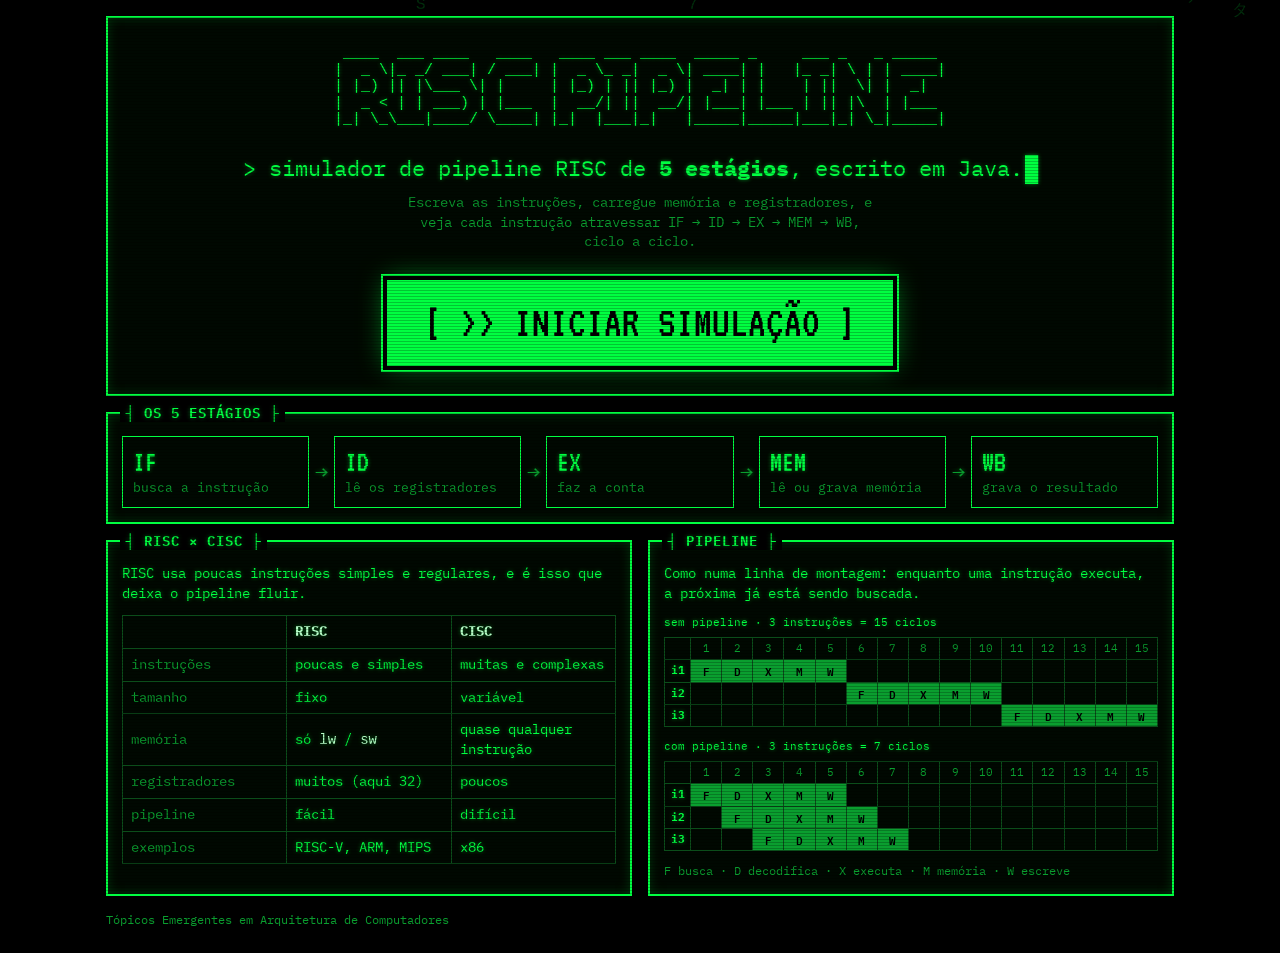
<file: docs/index.html>
<!doctype html>
<html lang="pt-BR">
<head>
<meta charset="utf-8">
<meta name="viewport" content="width=device-width, initial-scale=1">
<title>Simulador Pipeline RISC</title>
<meta name="description" content="Simulador de pipeline RISC de 5 estágios (IF, ID, EX, MEM, WB) escrito em Java, rodando na web.">
<link rel="preconnect" href="https://fonts.googleapis.com">
<link rel="preconnect" href="https://fonts.gstatic.com" crossorigin>
<link href="https://fonts.googleapis.com/css2?family=IBM+Plex+Mono:wght@400;600&family=VT323&display=swap" rel="stylesheet">
<link rel="stylesheet" href="style.css">
</head>
<body class="landing">
<canvas id="rain" aria-hidden="true"></canvas>

<main class="wrap">
  <section class="box hero">
<pre class="ascii" aria-label="RISC PIPELINE">
 ____  ___ ____   ____   ____ ___ ____  _____ _     ___ _   _ _____
|  _ \|_ _/ ___| / ___| |  _ \_ _|  _ \| ____| |   |_ _| \ | | ____|
| |_) || |\___ \| |     | |_) | || |_) |  _| | |    | ||  \| |  _|
|  _ < | | ___) | |___  |  __/| ||  __/| |___| |___ | || |\  | |___
|_| \_\___|____/ \____| |_|  |___|_|   |_____|_____|___|_| \_|_____|
</pre>
    <p class="lead">&gt; simulador de pipeline RISC de <strong>5 estágios</strong>, escrito em Java.<span class="cursor"></span></p>
    <p class="sub">Escreva as instruções, carregue memória e registradores, e veja cada instrução
      atravessar IF → ID → EX → MEM → WB, ciclo a ciclo.</p>
    <a class="btn cta" href="simulador.html">[ &gt;&gt; INICIAR SIMULAÇÃO ]</a>
  </section>

  <section class="box">
    <div class="box-title">┤ OS 5 ESTÁGIOS ├</div>
    <div class="flow">
      <div class="fstage"><b>IF</b><small>busca a instrução</small></div>
      <div class="arrow" aria-hidden="true">→</div>
      <div class="fstage"><b>ID</b><small>lê os registradores</small></div>
      <div class="arrow" aria-hidden="true">→</div>
      <div class="fstage"><b>EX</b><small>faz a conta</small></div>
      <div class="arrow" aria-hidden="true">→</div>
      <div class="fstage"><b>MEM</b><small>lê ou grava memória</small></div>
      <div class="arrow" aria-hidden="true">→</div>
      <div class="fstage"><b>WB</b><small>grava o resultado</small></div>
    </div>
  </section>

  <section class="grid-two">
    <div class="box">
      <div class="box-title">┤ RISC × CISC ├</div>
      <p class="intro">RISC usa poucas instruções simples e regulares, e é isso que deixa o pipeline fluir.</p>
      <table class="cmp">
        <thead><tr><th></th><th>RISC</th><th>CISC</th></tr></thead>
        <tbody>
          <tr><th>instruções</th><td>poucas e simples</td><td>muitas e complexas</td></tr>
          <tr><th>tamanho</th><td>fixo</td><td>variável</td></tr>
          <tr><th>memória</th><td>só <code>lw</code> / <code>sw</code></td><td>quase qualquer instrução</td></tr>
          <tr><th>registradores</th><td>muitos (aqui 32)</td><td>poucos</td></tr>
          <tr><th>pipeline</th><td>fácil</td><td>difícil</td></tr>
          <tr><th>exemplos</th><td>RISC-V, ARM, MIPS</td><td>x86</td></tr>
        </tbody>
      </table>
    </div>
    <div class="box">
      <div class="box-title">┤ PIPELINE ├</div>
      <p class="intro">Como numa linha de montagem: enquanto uma instrução executa, a próxima já está sendo buscada.</p>
        <table class="mini">
          <caption>sem pipeline · 3 instruções = 15 ciclos</caption>
          <tr><th></th><th>1</th><th>2</th><th>3</th><th>4</th><th>5</th><th>6</th><th>7</th><th>8</th><th>9</th><th>10</th><th>11</th><th>12</th><th>13</th><th>14</th><th>15</th></tr>
          <tr><th>i1</th><td class="s">F</td><td class="s">D</td><td class="s">X</td><td class="s">M</td><td class="s">W</td><td></td><td></td><td></td><td></td><td></td><td></td><td></td><td></td><td></td><td></td></tr>
          <tr><th>i2</th><td></td><td></td><td></td><td></td><td></td><td class="s">F</td><td class="s">D</td><td class="s">X</td><td class="s">M</td><td class="s">W</td><td></td><td></td><td></td><td></td><td></td></tr>
          <tr><th>i3</th><td></td><td></td><td></td><td></td><td></td><td></td><td></td><td></td><td></td><td></td><td class="s">F</td><td class="s">D</td><td class="s">X</td><td class="s">M</td><td class="s">W</td></tr>
        </table>
        <table class="mini">
          <caption>com pipeline · 3 instruções = 7 ciclos</caption>
          <tr><th></th><th>1</th><th>2</th><th>3</th><th>4</th><th>5</th><th>6</th><th>7</th><th>8</th><th>9</th><th>10</th><th>11</th><th>12</th><th>13</th><th>14</th><th>15</th></tr>
          <tr><th>i1</th><td class="s">F</td><td class="s">D</td><td class="s">X</td><td class="s">M</td><td class="s">W</td><td></td><td></td><td></td><td></td><td></td><td></td><td></td><td></td><td></td><td></td></tr>
          <tr><th>i2</th><td></td><td class="s">F</td><td class="s">D</td><td class="s">X</td><td class="s">M</td><td class="s">W</td><td></td><td></td><td></td><td></td><td></td><td></td><td></td><td></td><td></td></tr>
          <tr><th>i3</th><td></td><td></td><td class="s">F</td><td class="s">D</td><td class="s">X</td><td class="s">M</td><td class="s">W</td><td></td><td></td><td></td><td></td><td></td><td></td><td></td><td></td></tr>
        </table>
      <p class="legenda">F busca · D decodifica · X executa · M memória · W escreve</p>
    </div>
  </section>

  <footer class="foot">
    <span>Tópicos Emergentes em Arquitetura de Computadores</span>
  </footer>
</main>

<script src="rain.js"></script>
</body>
</html>
</file>
<file: docs/style.css>
:root {
  --bg: #000;
  --panel: rgba(0, 10, 2, 0.88);
  --fg: #00ff41;
  --fg-dim: #0a9e2f;
  --fg-faint: #0b4d1a;
  --hi: #b6ffc8;
  --warn: #ffd23f;
  --err: #ff3b3b;
  --line: #00ff41;
  --mono: 'IBM Plex Mono', ui-monospace, Menlo, Consolas, monospace;
  --term: 'VT323', 'IBM Plex Mono', monospace;
  color-scheme: dark;
}

* { box-sizing: border-box; border-radius: 0 !important; }

html, body { margin: 0; background: var(--bg); color: var(--fg); }
body {
  font-family: var(--mono);
  font-size: 14px;
  line-height: 1.4;
  text-shadow: 0 0 4px rgba(0, 255, 65, 0.45);
  min-height: 100vh;
}
/* scanlines */
body::after {
  content: ''; position: fixed; inset: 0; pointer-events: none; z-index: 50;
  background: repeating-linear-gradient(to bottom, rgba(0,0,0,0) 0 2px, rgba(0,0,0,0.22) 2px 3px);
}

#rain { position: fixed; inset: 0; z-index: 0; opacity: 0.18; }

.wrap {
  position: relative; z-index: 1;
  max-width: 1280px; margin: 0 auto; padding: 16px;
  display: grid; gap: 16px;
}

.box {
  position: relative;
  border: 2px solid var(--line);
  background: var(--panel);
  padding: 22px 14px 14px;
  box-shadow: 0 0 0 1px #000, 0 0 12px rgba(0,255,65,0.18) inset;
  min-width: 0;
}
.box-title {
  position: absolute; top: -12px; left: 12px;
  background: var(--bg); padding: 0 6px;
  font-weight: 600; letter-spacing: 1px; white-space: nowrap;
  max-width: calc(100% - 24px); overflow: hidden; text-overflow: ellipsis;
}
.muted { color: var(--fg-dim); font-weight: 400; text-shadow: none; }

.banner { padding-top: 14px; }
.ascii {
  margin: 0; font-size: clamp(5px, 1.35vw, 14px); line-height: 1.1;
  overflow: hidden; color: var(--fg);
}
.statusbar {
  display: flex; flex-wrap: wrap; justify-content: space-between; gap: 8px;
  border-top: 1px dashed var(--fg-dim); margin-top: 10px; padding-top: 8px;
}
#status.err { color: var(--err); }
.cursor::after { content: '█'; animation: blink 1s steps(1) infinite; margin-left: 2px; }
@keyframes blink { 50% { opacity: 0; } }

.grid-top { display: grid; grid-template-columns: minmax(0, 5fr) minmax(0, 7fr); gap: 16px; }
.grid-two { display: grid; grid-template-columns: 1fr 1fr; gap: 16px; }
@media (max-width: 900px) {
  .grid-top, .grid-two { grid-template-columns: minmax(0, 1fr); }
}

.row { display: flex; flex-wrap: wrap; gap: 8px; margin-top: 10px; align-items: center; }

/* botões quadrados */
.btn, .tab {
  font: inherit; color: var(--fg); background: #000;
  border: 1px solid var(--fg); padding: 5px 10px; cursor: pointer;
  text-shadow: inherit;
}
.btn:hover, .tab:hover { background: var(--fg-faint); }
.btn:focus-visible, .tab:focus-visible, .editor:focus-visible, .diagram th:focus-visible {
  outline: 2px solid var(--hi); outline-offset: 2px;
}
.btn.primary { background: var(--fg); color: #000; text-shadow: none; font-weight: 600; }
.btn.primary:hover { background: var(--hi); }
.btn:disabled { opacity: 0.4; cursor: default; }

.tabs { display: flex; flex-wrap: wrap; gap: 0; }
.tab { border-bottom: none; margin-right: -1px; color: var(--fg-dim); }
.tab.on { background: var(--fg-faint); color: var(--fg); }

.editor {
  display: block; width: 100%; height: 230px; resize: vertical;
  background: #000; color: var(--fg); border: 1px solid var(--fg);
  font: 14px/1.45 var(--mono); padding: 8px; text-shadow: inherit;
  caret-color: var(--fg);
}
.editor[hidden] { display: none; }
.hint { color: var(--fg-dim); font-size: 12px; margin-top: 6px; text-shadow: none; }
.hint code { color: var(--fg); }

/* estágios */
.stages { display: grid; grid-template-columns: repeat(5, minmax(0, 1fr)); gap: 6px; }
.stage {
  border: 1px solid var(--fg-dim); padding: 6px; min-height: 74px;
  display: flex; flex-direction: column; gap: 4px; min-width: 0;
}
.stage .lbl { font-family: var(--term); font-size: 22px; line-height: 1; }
.stage .ins { font-size: 12px; word-break: break-word; }
.stage.empty { color: var(--fg-faint); border-style: dashed; text-shadow: none; }
.stage.busy { border-color: var(--fg); background: rgba(0,255,65,0.08); }
@media (max-width: 520px) {
  .stages { grid-template-columns: repeat(3, minmax(0, 1fr)); }
}

.controls .speed { margin-left: auto; flex-wrap: nowrap; display: flex; align-items: center; gap: 6px; color: var(--fg-dim); }
input[type=range] { accent-color: var(--fg); width: 110px; }

/* terminais */
.term {
  margin: 10px 0 0; background: #000; border: 1px solid var(--fg-dim);
  padding: 10px; overflow-y: auto; overflow-x: hidden; max-height: 420px;
  font: clamp(14px, 1.5vw, 18px)/1.15 var(--term);
  white-space: pre-wrap; overflow-wrap: anywhere;
}
.term.small { max-height: 170px; min-height: 120px; }
.term .null { color: var(--fg-dim); }
.term .err { color: var(--err); }
.term .warn { color: var(--warn); }
.term .sep { color: var(--hi); }

/* diagrama: largura fixa, sem scroll horizontal */
.diagram { border-collapse: collapse; font-size: 12px; width: 100%; table-layout: fixed; }
.diagram th, .diagram td {
  border: 1px solid var(--fg-faint); padding: 4px 1px; text-align: center;
  white-space: nowrap; overflow: hidden; text-overflow: ellipsis;
}
.diagram thead th:first-child, .diagram tbody th { width: 22%; padding-left: 6px; padding-right: 6px; }
.diagram .abbr { display: none; }
@media (max-width: 760px) {
  .diagram { font-size: 11px; }
  .diagram .full { display: none; }
  .diagram .abbr { display: inline; }
  .diagram thead th:first-child, .diagram tbody th { width: 30%; }
}
.diagram thead th { cursor: pointer; color: var(--fg-dim); }
.diagram thead th:first-child { cursor: default; }
.diagram th.cur, .diagram td.cur { background: rgba(0,255,65,0.12); color: var(--fg); }
.diagram tbody th { text-align: left; font-weight: 400; }
.diagram td.st { color: #000; background: var(--fg-dim); text-shadow: none; font-weight: 600; }
.diagram td.st.cur { background: var(--fg); }

/* células reg/mem */
.cells { display: grid; grid-template-columns: repeat(8, minmax(0, 1fr)); gap: 4px; }
@media (max-width: 520px) { .cells { grid-template-columns: repeat(4, minmax(0, 1fr)); } }
.cell { border: 1px solid var(--fg-faint); padding: 3px 4px; min-width: 0; }
.cell .k { font-size: 10px; color: var(--fg-dim); text-shadow: none; }
.cell .v { font-family: var(--term); font-size: 20px; line-height: 1; overflow: hidden; text-overflow: ellipsis; white-space: nowrap; }
.cell .v.long { font-size: 14px; line-height: 20px; }
.cell.chg { border-color: var(--warn); color: var(--warn); }
.cell.flash { animation: flash .6s ease-out; }
@keyframes flash { from { background: rgba(255,210,63,0.35); } to { background: transparent; } }

.foot {
  display: flex; flex-wrap: wrap; justify-content: space-between; gap: 8px;
  color: var(--fg-dim); font-size: 12px; text-shadow: none; padding-bottom: 8px;
}

@media (prefers-reduced-motion: reduce) {
  .cell.flash { animation: none; }
  .cursor::after { animation: none; }
}
.foot a { color: var(--fg); }

/* ---------- topo compacto do simulador ---------- */
.topbar {
  display: flex; flex-wrap: wrap; align-items: center; gap: 10px 16px; padding: 12px 14px;
}
.topbar .logo {
  font-family: var(--term); font-size: 30px; line-height: 1; color: var(--fg); text-decoration: none;
}
.topbar .logo span { color: var(--fg-dim); }
.topbar #status { flex: 1 1 200px; min-width: 0; overflow-wrap: anywhere; }
.topbar .btn { text-decoration: none; }

/* ---------- landing ---------- */
a.btn { display: inline-block; text-decoration: none; }
.landing .wrap { max-width: 1100px; }
.hero { padding: 28px 22px; text-align: center; display: grid; justify-items: center; gap: 10px; }
.hero .ascii { font-size: clamp(5px, 1.45vw, 15px); text-align: left; }
.lead { font-size: clamp(16px, 2.2vw, 22px); margin: 14px 0 0; }
.sub { color: var(--fg-dim); max-width: 60ch; margin: 0; text-shadow: none; }
.cta {
  margin-top: 18px;
  font-family: var(--term); font-size: clamp(26px, 5vw, 44px); line-height: 1;
  padding: 18px 34px; border: 3px solid var(--fg);
  background: var(--fg); color: #000; text-shadow: none;
  box-shadow: 0 0 0 4px #000, 0 0 0 6px var(--fg), 0 0 28px rgba(0,255,65,0.55);
  animation: pulse 2.4s ease-in-out infinite;
}
.cta:hover, .cta:focus-visible { background: var(--hi); outline: none; }
@keyframes pulse {
  50% { box-shadow: 0 0 0 4px #000, 0 0 0 6px var(--fg), 0 0 48px rgba(0,255,65,0.85); }
}
.flow { display: grid; grid-template-columns: repeat(9, auto); align-items: stretch; gap: 6px; }
.fstage { border: 1px solid var(--fg); padding: 10px; display: flex; flex-direction: column; gap: 2px; min-width: 0; }
.fstage b { font-family: var(--term); font-size: 30px; line-height: 1; font-weight: 400; }
.fstage span { font-weight: 600; }
.fstage small { color: var(--fg-dim); text-shadow: none; font-size: 12px; }
.arrow { align-self: center; font-size: 22px; color: var(--fg-dim); }
@media (max-width: 900px) {
  .flow { grid-template-columns: minmax(0, 1fr); }
  .arrow { justify-self: center; transform: rotate(90deg); line-height: 1; }
}
.note { color: var(--fg-dim); margin: 12px 0 0; text-shadow: none; }
.isa { width: 100%; border-collapse: collapse; table-layout: fixed; }
.isa th, .isa td { border-bottom: 1px dashed var(--fg-faint); padding: 6px 4px; text-align: left; overflow-wrap: anywhere; }
.isa th { width: 18%; font-family: var(--term); font-size: 22px; font-weight: 400; }
.isa td:last-child { color: var(--fg-dim); text-shadow: none; }
.list { margin: 0 0 14px; padding-left: 18px; display: grid; gap: 8px; }
.list li::marker { content: '> '; color: var(--fg-dim); }
code { color: var(--hi); }
@media (prefers-reduced-motion: reduce) { .cta { animation: none; } }

.dl { margin-top: 0; }
.dl .btn { padding: 2px 10px; }
.btn.main { min-width: 13ch; }

/* ---------- landing: risc × cisc e desenho do pipeline ---------- */
.intro { margin: 0 0 12px; }
.cmp { width: 100%; border-collapse: collapse; table-layout: fixed; }
.cmp th, .cmp td { border: 1px solid var(--fg-faint); padding: 6px 8px; text-align: left; overflow-wrap: anywhere; }
.cmp thead th { color: var(--hi); }
.cmp tbody th { width: 30%; font-weight: 400; color: var(--fg-dim); text-shadow: none; }
.mini { width: 100%; border-collapse: collapse; table-layout: fixed; font-size: 11px; margin-bottom: 12px; }
.mini caption { text-align: left; padding-bottom: 6px; }
.mini th, .mini td { border: 1px solid var(--fg-faint); padding: 3px 0; text-align: center; overflow: hidden; }
.mini tr:first-child th { color: var(--fg-dim); font-weight: 400; text-shadow: none; }
.mini th:first-child { width: 26px; }
.mini td.s { background: var(--fg-dim); color: #000; font-weight: 600; text-shadow: none; }
.legenda { margin: 0; color: var(--fg-dim); font-size: 12px; text-shadow: none; }
.fstage small { font-size: 13px; }
.flow { grid-template-columns: minmax(0,1fr) auto minmax(0,1fr) auto minmax(0,1fr) auto minmax(0,1fr) auto minmax(0,1fr); }
@media (max-width: 900px) { .flow { grid-template-columns: minmax(0, 1fr); } }
.btn.main { min-width: 16ch; padding: 10px 26px; font-size: 20px; letter-spacing: 1px; }
.controls #btn-prev, .controls #btn-next { padding: 10px 16px; font-size: 18px; }
.cta { white-space: nowrap; max-width: 100%; }
@media (max-width: 520px) { .cta { font-size: 22px; padding: 14px 16px; } .cmp th, .cmp td { padding: 6px 5px; } .cmp tbody th { width: 34%; } }
</file>
